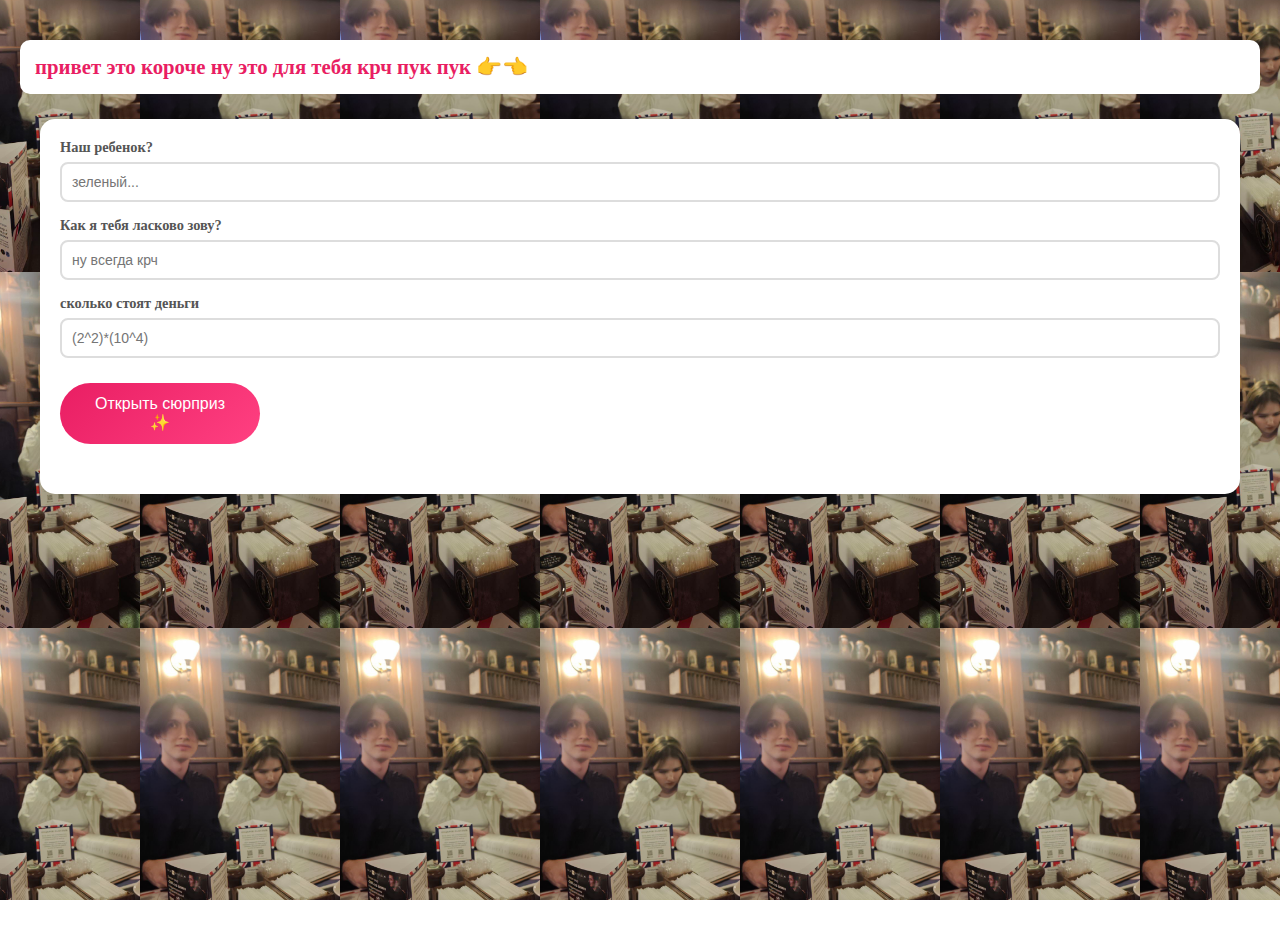
<file: index.html>
<!DOCTYPE html>
<html lang="en">
<head>
    <meta charset="UTF-8">
    <meta name="viewport" content="width=device-width, initial-scale=1.0">
    <link rel="stylesheet" href="index.css">
    <title>Document</title>
</head>
<body>
    <h1>привет это короче ну это для тебя крч пук пук 👉👈</h1>

    <main>
        <div class="input-group">
            <label for="answer1">Наш ребенок?</label>
            <input type="text" id="answer1" placeholder="зеленый...">
        </div>

        <div class="input-group">
            <label for="answer2">Как я тебя ласково зову?</label>
            <input type="text" id="answer2" placeholder="ну всегда крч">
        </div>

        <div class="input-group">
            <label for="answer3">сколько стоят деньги</label>
            <input type="text" id="answer3" placeholder="(2^2)*(10^4)">
        </div>

        <button onclick="checkAnswers()">Открыть сюрприз ✨</button>
        <div class="error" id="errorMessage"></div>
    </main>

    <script>
        function checkAnswers() {

            const answer1 = document.getElementById('answer1').value.toLowerCase().trim();
            const answer2 = document.getElementById('answer2').value.toLowerCase().trim();
            const answer3 = document.getElementById('answer3').value.toLowerCase().trim();
            const errorElement = document.getElementById('errorMessage');

            errorElement.textContent = '';
        
            const correctAnswers = {
                answer1: 'ебланчик', 
                answer2: 'милая',     
                answer3: '40000'     
            };

            let isValid = true;
            let errorMessage = '';


            if (answer1 !== correctAnswers.answer1) {
                isValid = false;
                errorMessage = 'начинается на "ебланчи"';
            } else if (answer2 !== correctAnswers.answer2) {
                isValid = false;
                errorMessage = 'дефолт ты че забыла';
            } else if (answer3 !== correctAnswers.answer3) {
                isValid = false;
                errorMessage = 'ВСЯ ЭТА КРОВЬ МНЕЕЕЕ!!!!!';
            }

            if (isValid) {

                window.location.href = 'win.html'; 
            } else {

                errorElement.textContent = errorMessage;
                

                errorElement.style.animation = 'shake 0.5s ease-in-out';
                setTimeout(() => {
                    errorElement.style.animation = '';
                }, 500);
            }
        }

        document.addEventListener('keypress', function(event) {
            if (event.key === 'Enter') {
                checkAnswers();
            }
        });


        const style = document.createElement('style');
        style.textContent = `
            @keyframes shake {
                0%, 100% { transform: translateX(0); }
                25% { transform: translateX(-5px); }
                75% { transform: translateX(5px); }
            }
        `;
        document.head.appendChild(style);
    </script>
</body>
</html>
</file>
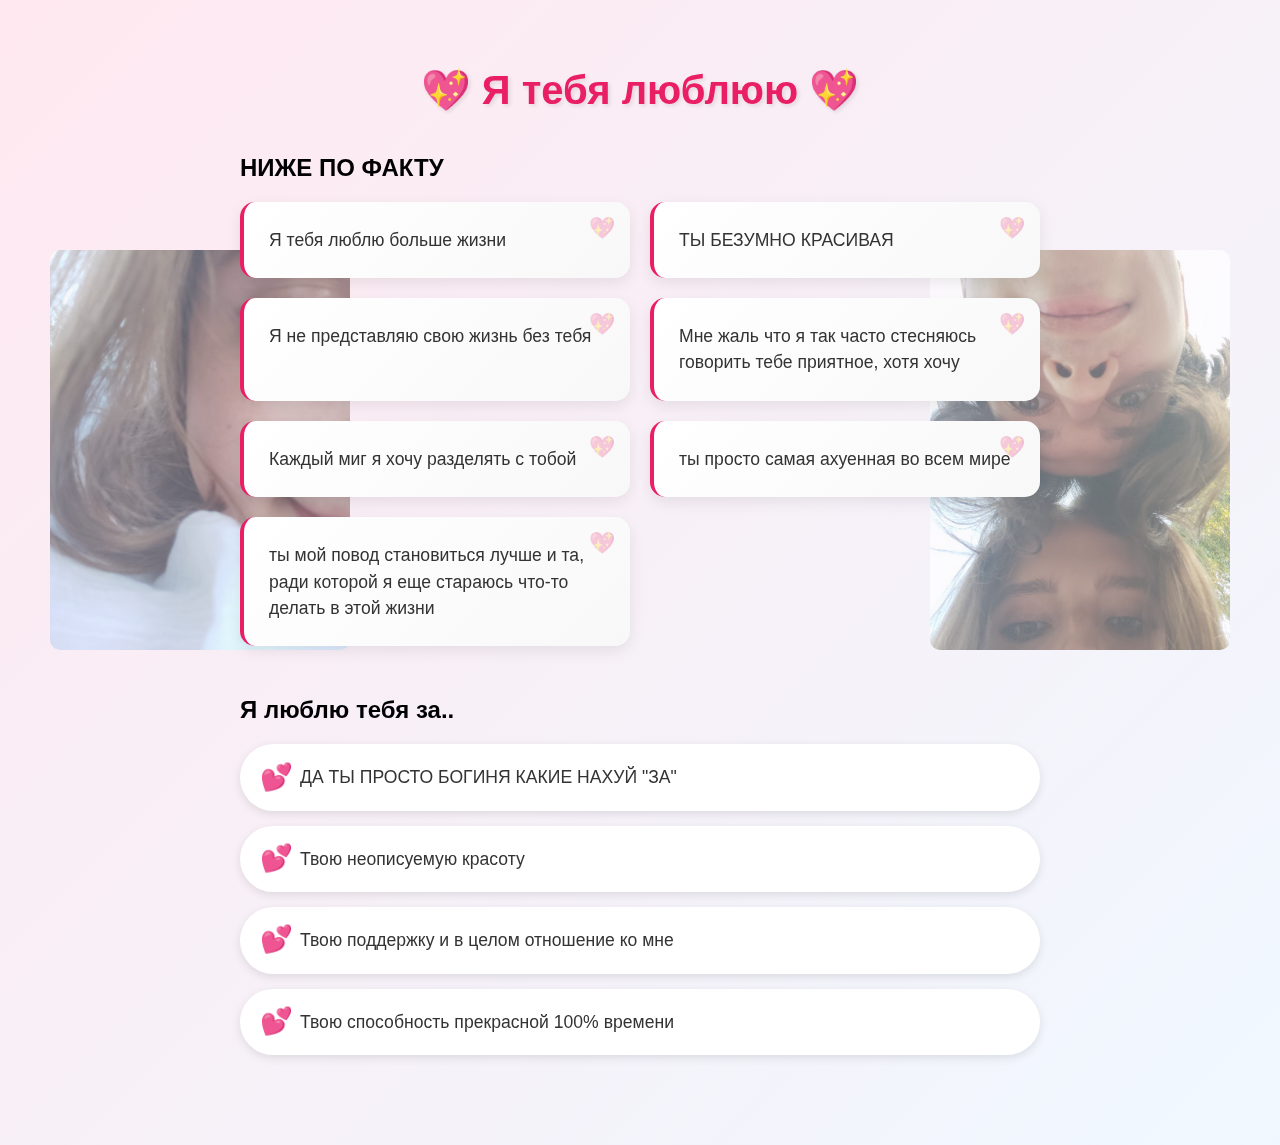
<file: win.html>
<!DOCTYPE html>
<html lang="ru">
<head>
    <meta charset="UTF-8">
    <meta name="viewport" content="width=device-width, initial-scale=1.0">
    <title>Комплименты для тебя</title>
    <style>
        body {
            font-family: 'Segoe UI', Tahoma, Geneva, Verdana, sans-serif;
            background: linear-gradient(135deg, #ffe8f0, #f0f8ff);
            margin: 0;
            padding: 40px 20px;
            min-height: 100vh;
        }

        .container {
            max-width: 800px;
            margin: 0 auto;
        }

        h1 {
            text-align: center;
            color: #e91e63;
            margin-bottom: 40px;
            font-size: 2.5em;
            text-shadow: 2px 2px 4px rgba(0,0,0,0.1);
        }

        .compliments-cards {
            list-style: none;
            padding: 0;
            display: grid;
            grid-template-columns: repeat(auto-fit, minmax(300px, 1fr));
            gap: 20px;
            margin-bottom: 50px;
        }

        .compliments-cards li {
            background: linear-gradient(135deg, #ffffff, #f8f8f8);
            padding: 25px;
            border-radius: 15px;
            box-shadow: 0 5px 15px rgba(0,0,0,0.08);
            border-left: 4px solid #e91e63;
            transition: all 0.3s ease;
            position: relative;
            overflow: hidden;
        }

        .compliments-cards li::before {
            content: "💖";
            position: absolute;
            top: 10px;
            right: 15px;
            font-size: 1.2em;
            opacity: 0.3;
        }

        .compliments-cards li:hover {
            transform: translateY(-5px);
            box-shadow: 0 10px 25px rgba(233, 30, 99, 0.15);
            border-left: 4px solid #ff4081;
        }

        .compliments-hearts {
            list-style: none;
            padding: 0;
            margin-bottom: 50px;
        }

        .compliments-hearts li {
            background: white;
            margin: 15px 0;
            padding: 20px 20px 20px 60px;
            border-radius: 50px;
            box-shadow: 0 3px 10px rgba(0,0,0,0.1);
            position: relative;
            transition: all 0.3s ease;
            cursor: pointer;
        }

        .compliments-hearts li::before {
            content: "💕";
            position: absolute;
            left: 20px;
            top: 50%;
            transform: translateY(-50%);
            font-size: 1.5em;
            transition: all 0.3s ease;
        }

        .compliments-hearts li:hover {
            background: linear-gradient(135deg, #ffe8f0, #fff);
            transform: scale(1.02);
            padding-left: 70px;
        }

        .compliments-hearts li:hover::before {
            transform: translateY(-50%) scale(1.2);
        }

        .compliments-animated {
            list-style: none;
            padding: 0;
            perspective: 1000px;
        }

        .compliments-animated li {
            background: rgba(255, 255, 255, 0.9);
            margin: 12px 0;
            padding: 20px;
            border-radius: 10px;
            box-shadow: 0 2px 8px rgba(0,0,0,0.1);
            opacity: 0;
            transform: translateX(-50px);
            animation: slideIn 0.6s ease forwards;
            border: 1px solid rgba(233, 30, 99, 0.1);
        }

        .compliments-animated li:nth-child(1) { animation-delay: 0.1s; }
        .compliments-animated li:nth-child(2) { animation-delay: 0.2s; }
        .compliments-animated li:nth-child(3) { animation-delay: 0.3s; }
        .compliments-animated li:nth-child(4) { animation-delay: 0.4s; }
        .compliments-animated li:nth-child(5) { animation-delay: 0.5s; }
        .compliments-animated li:nth-child(6) { animation-delay: 0.6s; }
        .compliments-animated li:nth-child(7) { animation-delay: 0.7s; }
        .compliments-animated li:nth-child(8) { animation-delay: 0.8s; }

        @keyframes slideIn {
            to {
                opacity: 1;
                transform: translateX(0);
            }
        }

        .compliments-chat {
            list-style: none;
            padding: 0;
            max-width: 600px;
            margin: 0 auto 50px;
        }

        .compliments-chat li {
            background: linear-gradient(135deg, #e91e63, #ff4081);
            color: white;
            margin: 15px 0;
            padding: 15px 20px;
            border-radius: 20px 20px 5px 20px;
            box-shadow: 0 3px 10px rgba(233, 30, 99, 0.3);
            position: relative;
            max-width: 80%;
            margin-left: auto;
            transition: all 0.3s ease;
        }

        .compliments-chat li::after {
            content: "";
            position: absolute;
            bottom: 0;
            right: -8px;
            width: 20px;
            height: 20px;
            background: inherit;
            clip-path: polygon(0 0, 100% 100%, 100% 0);
        }

        .compliments-chat li:hover {
            transform: scale(1.02);
            box-shadow: 0 5px 15px rgba(233, 30, 99, 0.4);
        }

        li {
            font-size: 1.1em;
            line-height: 1.5;
            color: #333;
        }

        .compliments-chat li {
            color: white;
        }

        @media (max-width: 600px) {
            .compliments-cards {
                grid-template-columns: 1fr;
            }
            
            .compliments-chat li {
                max-width: 90%;
            }
            
            h1 {
                font-size: 2em;
            }
        }
        .background-photos {
            position: fixed;
            top: 0;
            left: 0;
            width: 100%;
            height: 100%;
            pointer-events: none;
            z-index: -1;
        }

        .photo-left, .photo-right {
            position: absolute;
            top: 50%;
            transform: translateY(-50%);
            width: 300px;
            height: 400px;
            opacity: 0.65;
            background-size: cover;
            background-position: center;
            border-radius: 10px;
        }

        .photo-left {
            left: 50px;
            background-image: url('qw1.jpg'); /* Замени на путь к своей фотке */
        }

        .photo-right {
            right: 50px;
            background-image: url('qw2.jpg'); /* Замени на путь к своей фотке */
        }

        /* Для мобильных устройств */
        @media (max-width: 768px) {
            .photo-left, .photo-right {
                width: 150px;
                height: 200px;
                opacity: 0.1;
            }
            
            .photo-left {
                left: 20px;
            }
            
            .photo-right {
                right: 20px;
            }
        }
    </style>
    
</head>
<body>
    <div class="background-photos">
        <div class="photo-left"></div>
        <div class="photo-right"></div>
    </div>
    <div class="container">
        <h1>💖 Я тебя люблюю 💖</h1>

        <h2>НИЖЕ ПО ФАКТУ</h2>
        <ul class="compliments-cards">
            <li>Я тебя люблю больше жизни</li>
            <li>ТЫ БЕЗУМНО КРАСИВАЯ</li>
            <li>Я не представляю свою жизнь без тебя</li>
            <li>Мне жаль что я так часто стесняюсь говорить тебе приятное, хотя хочу</li>
            <li>Каждый миг я хочу разделять с тобой</li>
            <li>ты просто самая ахуенная во всем мире</li>
            <li>ты мой повод становиться лучше и та, ради которой я еще стараюсь что-то делать в этой жизни</li>
        </ul>

        <h2>Я люблю тебя за..</h2>
        <ul class="compliments-hearts">
            <li>ДА ТЫ ПРОСТО БОГИНЯ КАКИЕ НАХУЙ "ЗА"</li>
            <li>Твою неописуемую красоту</li>
            <li>Твою поддержку и в целом отношение ко мне</li>
            <li>Твою способность прекрасной 100% времени</li>
        </ul>
    </div>

    <script>
        document.querySelectorAll('.compliments-cards li, .compliments-hearts li, .compliments-animated li, .compliments-chat li').forEach(item => {
            item.addEventListener('click', function() {
                this.classList.toggle('active');
                
                if (!this.style.background || this.style.background.includes('rgb')) {
                    this.style.background = 'linear-gradient(135deg, #fff9c4, #fff)';
                    setTimeout(() => {
                        this.style.background = '';
                    }, 1000);
                }
            });
        });
    </script>
</body>
</html>
</file>
<file: index.css>
body {
    background-image: url("back.jpg");
    background-size: 200px;
    background-position: center;
    background-attachment: fixed;
    margin: 0;
    padding: 20px;
    min-height: 100vh;
}

h1 {
    background-color: white;
    padding: 15px;
    margin: 20px 0;
    border-radius: 10px;
    font-size: 1.5em;
}

main {
    margin: 20px;
    background-color: white;
    border-radius: 15px;
    padding: 20px;
    box-shadow: 0 5px 15px rgba(0,0,0,0.1);
}

.container {
    background: rgba(255, 255, 255, 0.95);
    padding: 25px 20px;
    border-radius: 15px;
    box-shadow: 0 5px 20px rgba(0, 0, 0, 0.1);
    text-align: center;
    max-width: 100%;
    width: 100%;
    box-sizing: border-box;
}

h1 {
    color: #e91e63;
    margin-bottom: 25px;
    font-size: 1.3em;
    padding: 15px;
}

.input-group {
    margin-bottom: 15px;
    text-align: left;
}

label {
    display: block;
    margin-bottom: 6px;
    font-weight: bold;
    color: #555;
    font-size: 0.9em;
}

input {
    width: 100%;
    padding: 10px;
    border: 2px solid #ddd;
    border-radius: 8px;
    font-size: 14px;
    transition: all 0.3s ease;
    box-sizing: border-box;
}

input:focus {
    outline: none;
    border-color: #e91e63;
    box-shadow: 0 0 8px rgba(233, 30, 99, 0.2);
}

button {
    background: linear-gradient(135deg, #e91e63, #ff4081);
    color: white;
    border: none;
    padding: 12px 30px;
    border-radius: 40px;
    font-size: 16px;
    cursor: pointer;
    transition: all 0.3s ease;
    margin-top: 10px;
    width: 100%;
    max-width: 200px;
}

button:hover {
    transform: translateY(-2px);
    box-shadow: 0 5px 15px rgba(233, 30, 99, 0.4);
}

.error {
    color: #ff4444;
    margin-top: 12px;
    font-size: 13px;
    min-height: 18px;
}

/* Адаптивность для телефонов */
@media (max-width: 480px) {
    body {
        padding: 10px;
        background-size: cover;
    }
    
    main {
        margin: 10px;
        padding: 15px;
    }
    
    .container {
        padding: 20px 15px;
    }
    
    h1 {
        font-size: 1.1em;
        margin-bottom: 20px;
        padding: 12px;
    }
    
    input {
        padding: 8px;
        font-size: 13px;
    }
    
    button {
        padding: 10px 25px;
        font-size: 15px;
        max-width: 180px;
    }
    
    .input-group {
        margin-bottom: 12px;
    }
}

/* Для очень маленьких экранов */
@media (max-width: 320px) {
    body {
        padding: 5px;
    }
    
    main {
        margin: 5px;
        padding: 10px;
    }
    
    .container {
        padding: 15px 10px;
    }
}
</file>
